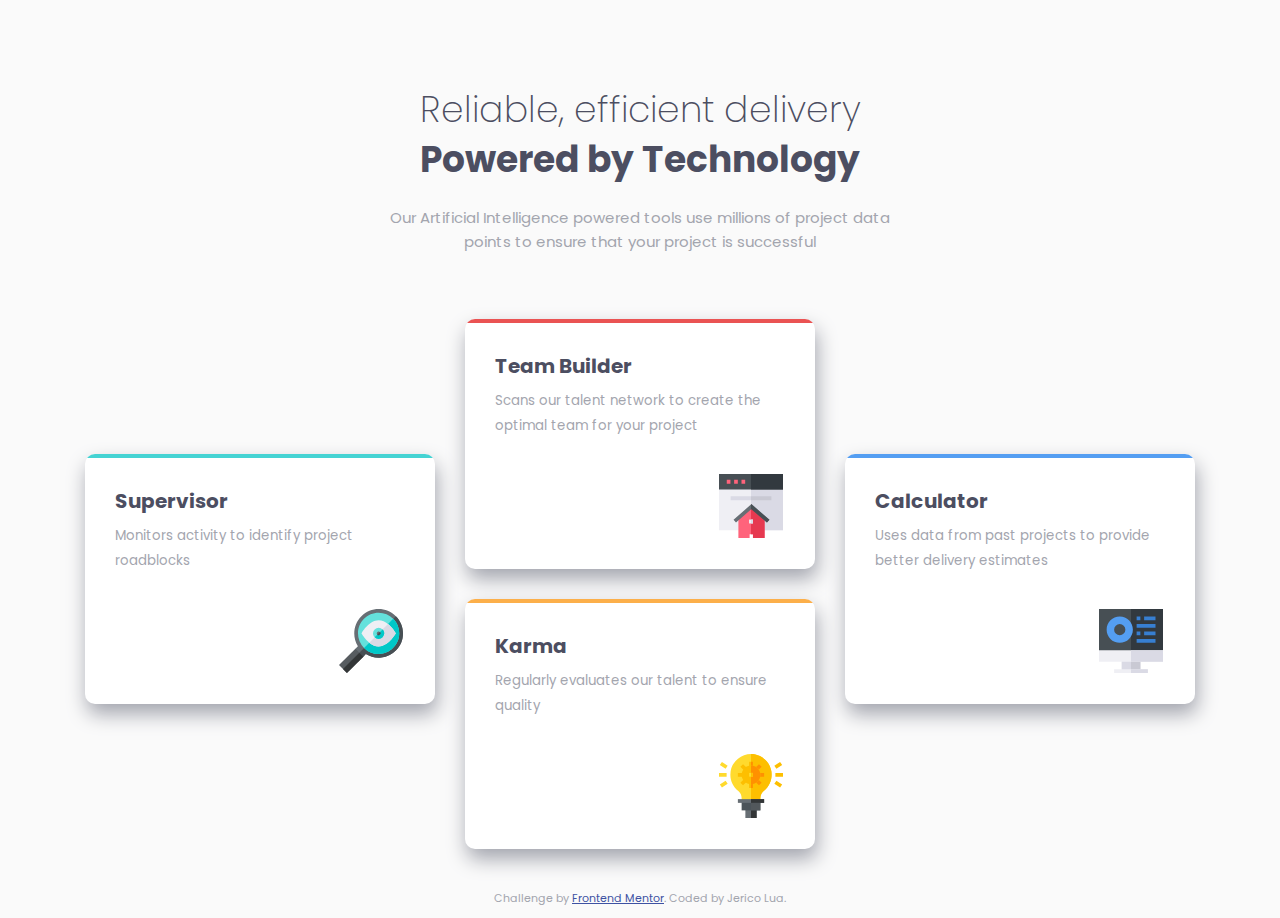
<file: four-card-feature-section-master/index.html>
<!DOCTYPE html>
<html lang="en">
<head>
  <meta charset="UTF-8">
  <meta name="viewport" content="width=device-width, initial-scale=1.0"> <!-- displays site properly based on user's device -->

  <link rel="icon" type="image/png" sizes="32x32" href="./images/favicon-32x32.png">
  <link rel="stylesheet" href="style.css">

  <link rel="preconnect" href="https://fonts.googleapis.com">
  <link rel="preconnect" href="https://fonts.gstatic.com" crossorigin>
  <link href="https://fonts.googleapis.com/css2?family=Poppins:wght@200;400;600&display=swap" rel="stylesheet">

  <title>Frontend Mentor | Four card feature section</title>

  <!-- Feel free to remove these styles or customise in your own stylesheet 👍 -->
  <style>
    .attribution { font-size: 11px; text-align: center; }
    .attribution a { color: hsl(228, 45%, 44%); }
  </style>
</head>
<body>
  <header>
    <div class="wrapper wrapper-narrow">
      <h1>
        <span class="fw-thin">Reliable, efficient delivery</span>
        Powered by Technology
      </h1>
      <p>
        Our Artificial Intelligence powered tools use millions of project data points 
        to ensure that your project is successful
      </p>
    </div>
  </header>
  <main>
    <div class="wrapper">
      <div class="column column-edge">
        <div class="outer-card">
          <div class="card card-cyan">
            <h2>Supervisor</h2>
            <p>Monitors activity to identify project roadblocks</p>
            <img src="images/icon-supervisor.svg" alt="">
          </div>
        </div>
      </div>
      <div class="column column-middle">
        <div class="outer-card">
          <div class="card card-red">
            <h2>Team Builder</h2>
            <p>Scans our talent network to create the optimal team for your project</p>
            <img src="images/icon-team-builder.svg" alt="">
          </div>
        </div>
        <div class="outer-card">
          <div class="card card-orange">
            <h2>Karma</h2>
            <p>Regularly evaluates our talent to ensure quality</p>
            <img src="images/icon-karma.svg" alt="">
          </div>
        </div>
      </div>
      <div class="column column-edge">
        <div class="card card-blue">
          <h2>Calculator</h2>
          <p>Uses data from past projects to provide better delivery estimates</p>
          <img src="images/icon-calculator.svg" alt="">
        </div>
      </div>
    </div>
  </main>
  
  <footer>
    <p class="attribution">
      Challenge by <a href="https://www.frontendmentor.io/challenges/four-card-feature-section-weK1eFYK" target="_blank">Frontend Mentor</a>. 
      Coded by Jerico Lua.
    </p>
  </footer>
</body>
</html>
</file>
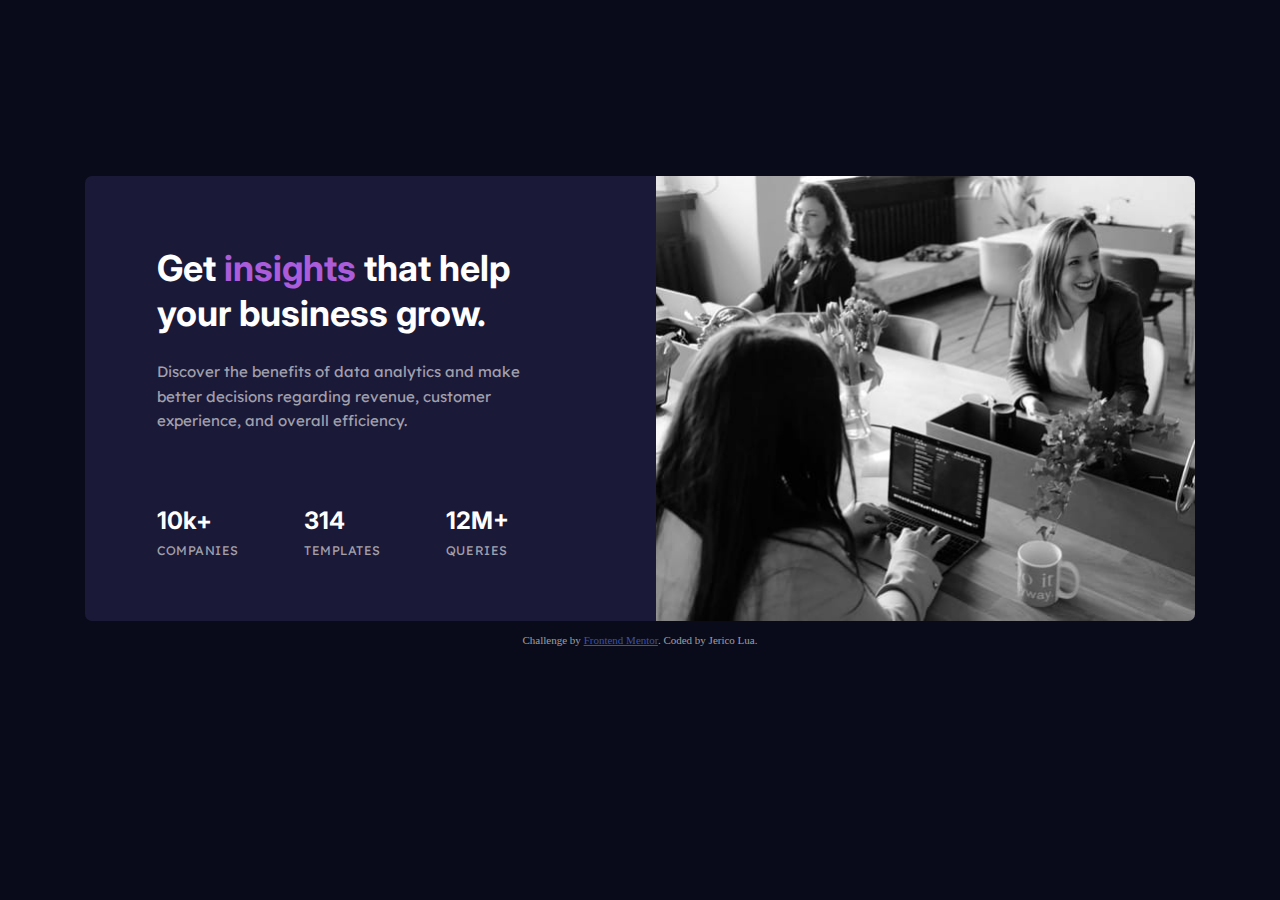
<file: stats-preview-card-component/index.html>
<!DOCTYPE html>
<html lang="en">
<head>
  <meta charset="UTF-8">
  <meta name="viewport" content="width=device-width, initial-scale=1.0"> <!-- displays site properly based on user's device -->

  <link rel="icon" type="image/png" sizes="32x32" href="./images/favicon-32x32.png">
  <link rel="stylesheet" href="style.css">

  <link rel="preconnect" href="https://fonts.googleapis.com">
  <link rel="preconnect" href="https://fonts.gstatic.com" crossorigin>
  <link href="https://fonts.googleapis.com/css2?family=Inter:wght@400;700&family=Lexend+Deca&display=swap" rel="stylesheet">

  <title>Frontend Mentor | Stats preview card component</title>

  <!-- Feel free to remove these styles or customise in your own stylesheet 👍 -->
  <style>
    .attribution { font-size: 11px; text-align: center; }
    .attribution a { color: hsl(228, 45%, 44%); }
  </style>
</head>
<body>
  <main>
    <div class="wrapper-main wrapper-flex">
      <div class="wrapper-text">
        <h1>Get <span>insights</span> that help your business grow.</h1>
        <p>
          Discover the benefits of data analytics and make better decisions regarding revenue, customer 
          experience, and overall efficiency.
        </p>
        <div class="wrapper-flex">
          <div>
            <h2>10k+</h2>
            <p>companies</p>
          </div>
          <div>
            <h2>314</h2>
            <p>templates</p>
          </div>
          <div>
            <h2>12M+</h2>
            <p>queries</p>
          </div> 
        </div>
      </div>
      <div class="wrapper-image">
        <img src="images/image-header-desktop.jpg" alt="">
      </div>
    </div>
  </main>
  <footer>
    <p class="attribution">
      Challenge by <a href="https://www.frontendmentor.io/challenges/stats-preview-card-component-8JqbgoU62" target="_blank">Frontend Mentor</a>. 
      Coded by Jerico Lua.
    </p>
  </footer>
</body>
</html>
</file>
<file: four-card-feature-section-master/style.css>
/* font-family: 'Poppins', sans-serif; */

/* Red: hsl(0, 78%, 62%)
Cyan: hsl(180, 62%, 55%)
Orange: hsl(34, 97%, 64%)
Blue: hsl(212, 86%, 64%) */

/* Very Dark Blue: hsl(234, 12%, 34%)
Grayish Blue: hsl(229, 6%, 66%)
Very Light Gray: hsl(0, 0%, 98%) */

:root{
    --font-family: 'Poppins', sans-serif;

    --font-weight-light: 200;
    --font-weight-normal: 400;
    --font-weight-bold: 600;

    --font-size-400: 0.938rem;
    --font-size-500: 1.25rem;
    --font-size-600: 1.625rem;
    --font-size-900: 2.25rem;

    --color-red: hsl(0, 78%, 62%);
    --color-cyan: hsl(180, 62%, 55%);
    --color-orange: hsl(34, 97%, 64%);
    --color-blue: hsl(212, 86%, 64%);

    --color-dark-blue: hsl(234, 12%, 34%);
    --color-grey-blue: hsl(229, 6%, 66%);
    --color-light-grey: hsl(0, 0%, 98%);
}

/* From Kevin Powell: https://youtu.be/JFbxl_VmIx0?si=rbByI98RJ1XdDvEA */
/* This constraints child elements to fit inside parent container and not extend outside */
*,
*::before,
*::after {
    box-sizing: border-box;
}

/* End Kevin Powell */

html {
    font-family: var(--font-family);
    font-weight: var(--font-weight-normal);
    line-height: 1.6;
    color: var(--color-grey-blue);
    background: var(--color-light-grey);
}

body {
    margin: 0;
}

p{
    font-size: var(--font-size-400);
}
h1, h2, h3 {
    line-height: 1.4;
    color: var(--color-dark-blue);
}

.wrapper{
    max-width: 1110px;
    margin-inline: auto;
}

.wrapper-narrow{
    max-width: 500px;
}

header{
    margin-top: 85px;
    text-align: center;
    margin-bottom: 65px;
}

.fw-thin{
    font-weight: var(--font-weight-light);
}

h1{
    font-size: var(--font-size-900);
    margin-bottom: 20px;
}

main .wrapper{
    display: flex;
}

main .wrapper > * {
    flex: 1;
}

.card{
    position: relative;
    padding: 30px 45px 30px 30px;
    width: 350px;
    height: 250px;
    border-radius: 10px;
    margin-bottom: 30px;
    background: white;
    overflow: hidden;
    box-shadow: 2px 10px 20px 0 var(--color-grey-blue);
    /* border: 1px solid red; */
}

.card h2{
    margin: 0;
    font-size: 20px;
    margin-top: 3px;
}

.card p{
    font-size: 13.3px;
    line-height: 1.9;
    margin-top: 8px;
}

.card img {
    position: absolute;
    inset: 155px 0 0 72.5%;
}

.column.column-edge{
    margin-top: 135px;
}

.column.column-middle{
    margin-inline: 30px;
}

.card-cyan::before{
    background: var(--color-cyan);
}
.card-red::before{
    background: var(--color-red);
}
.card-orange::before{
    background: var(--color-orange);
}
.card-blue::before{
    background: var(--color-blue);
}

.card::before {
    inset: 0;
    position: absolute;
    content: '';
    display: block;
    width: 100%;
    height: 4px;
}

@media screen and (max-width: 374px){

}

@media screen and (min-width: 375px) and (max-width: 399px) {
    h1{
        font-size: 32px;
        margin-inline: 30px;
    }

    header .wrapper p{
        width: 85%;
        margin-inline: auto;
        font-size: 15px;
    }

    main .wrapper{
        flex-wrap: wrap;
    }

    .column.column-edge{
        margin-top: 0;
    }

    .column{
        margin-inline: 30px;
    }

    .card{
        margin-bottom: 26px;
        width: 100%;
    }
}

@media screen and (min-width: 400px) and (max-width: 750px) {
    h1{
        font-size: 27px;
    }

    header{
        margin-top: 105px;
        margin-bottom: 80px;
    }

    header .wrapper p{
        width: 85%;
        margin-inline: auto;
        font-size: 17px;
    }

    .wrapper{
        max-width: 400px;
    }

    main .wrapper{
        flex-wrap: wrap;
    }

    .column.column-edge{
        margin-top: 0;
    }

    .column{
        margin-inline: 30px;
    }

    .card{
        margin-bottom: 26px;
    }

    .card p{
        font-size: 14px;
    }
}

@media screen and (min-width: 751px) and (max-width: 1229px){
    h1{
        font-size: 27px;
    }

    header{
        margin-top: 105px;
        margin-bottom: 80px;
    }

    header .wrapper p{
        width: 85%;
        margin-inline: auto;
        font-size: 17px;
    }

    main .wrapper{
        flex-wrap: wrap;
    }

    .wrapper{
        max-width: 1229px;
    }

    .column.column-edge{
        margin-top: 0;
    }

    .column.column.column-edge, .column.column-middle .outer-card{
        margin-inline: auto;
    }

    .column.column-middle{
        margin-inline: auto;
        order: 3;
        display: flex;
    }


    main .wrapper > .column.column-edge {
        flex: 0;
    }

    .column-middle .card{
        /* margin-inline: 30px; */
    }
}
</file>
<file: stats-preview-card-component/style.css>
:root{
    --font-family-inter: 'Inter', sans-serif;
    --font-family-lexend-leca: 'Lexend Deca', sans-serif;


    --font-weight-light: 200;
    --font-weight-normal: 400;
    --font-weight-bold: 600;

    --font-size-def: 0.938rem;

    --color-dark-blue: hsl(233, 47%, 7%);
    --color-dark-desaturated-blue: hsl(244, 38%, 16%);
    --color-soft-violet: hsl(277, 64%, 61%);

    --color-white: hsl(0, 0%, 100%);
    --color-075-transparent-white: hsla(0, 0%, 100%, 0.75);
    --color-060-transparent-white: hsla(0, 0%, 100%, 0.6);
}

*,
*::before,
*::after {
    box-sizing: border-box;
}

html {
    /* font-family: var(--font-family); */
    font-weight: var(--font-weight-normal);
    line-height: 1.6;
    color: var(--color-white);
    background: var(--color-dark-blue);
}

h1, h2, h3, h4 {
    color: var(--color-white);
    font-family: var(--font-family-inter);
}

img{
    width: 100%;
    height: auto;
}

.wrapper-flex{
    display: flex;
}

.wrapper-main{
    width: 1110px;
    height: 445.25px;
    margin: 176px auto 0;
    background: var(--color-dark-desaturated-blue);
    border-radius: 7px;
    overflow: hidden;
}

.wrapper-text{
    width: 51.5%;
    padding: 46px 95px 0 72px;
}

h1{
    font-size: 35.9px;
    line-height: 1.25;
}

h1 span{
    color: var(--color-soft-violet);
}

.wrapper-text p{
    font-family: var(--font-family-lexend-leca);
    font-size: var(--font-size-def);
    line-height: 1.65;
}

p, h2 span{
    color: var(--color-060-transparent-white);
}

.wrapper-text .wrapper-flex{
    margin-top: 48px;
    gap: 65px;
}
.wrapper-text .wrapper-flex div p{
    text-transform: uppercase;
    font-size: 12.5px;
    letter-spacing: 0.55px;
    margin-top: 0;
}
.wrapper-text .wrapper-flex div h2{
    margin-bottom: 0;

}


.wrapper-image{
    /* background: var(--color-soft-violet); */
}

.wrapper-image img{
    /* opacity: 0.5; */
}

.wrapper-image img::after{
    content: '';
    display: block;
    background: blue;
    height: auto;
    width: 100%;
}
</file>
